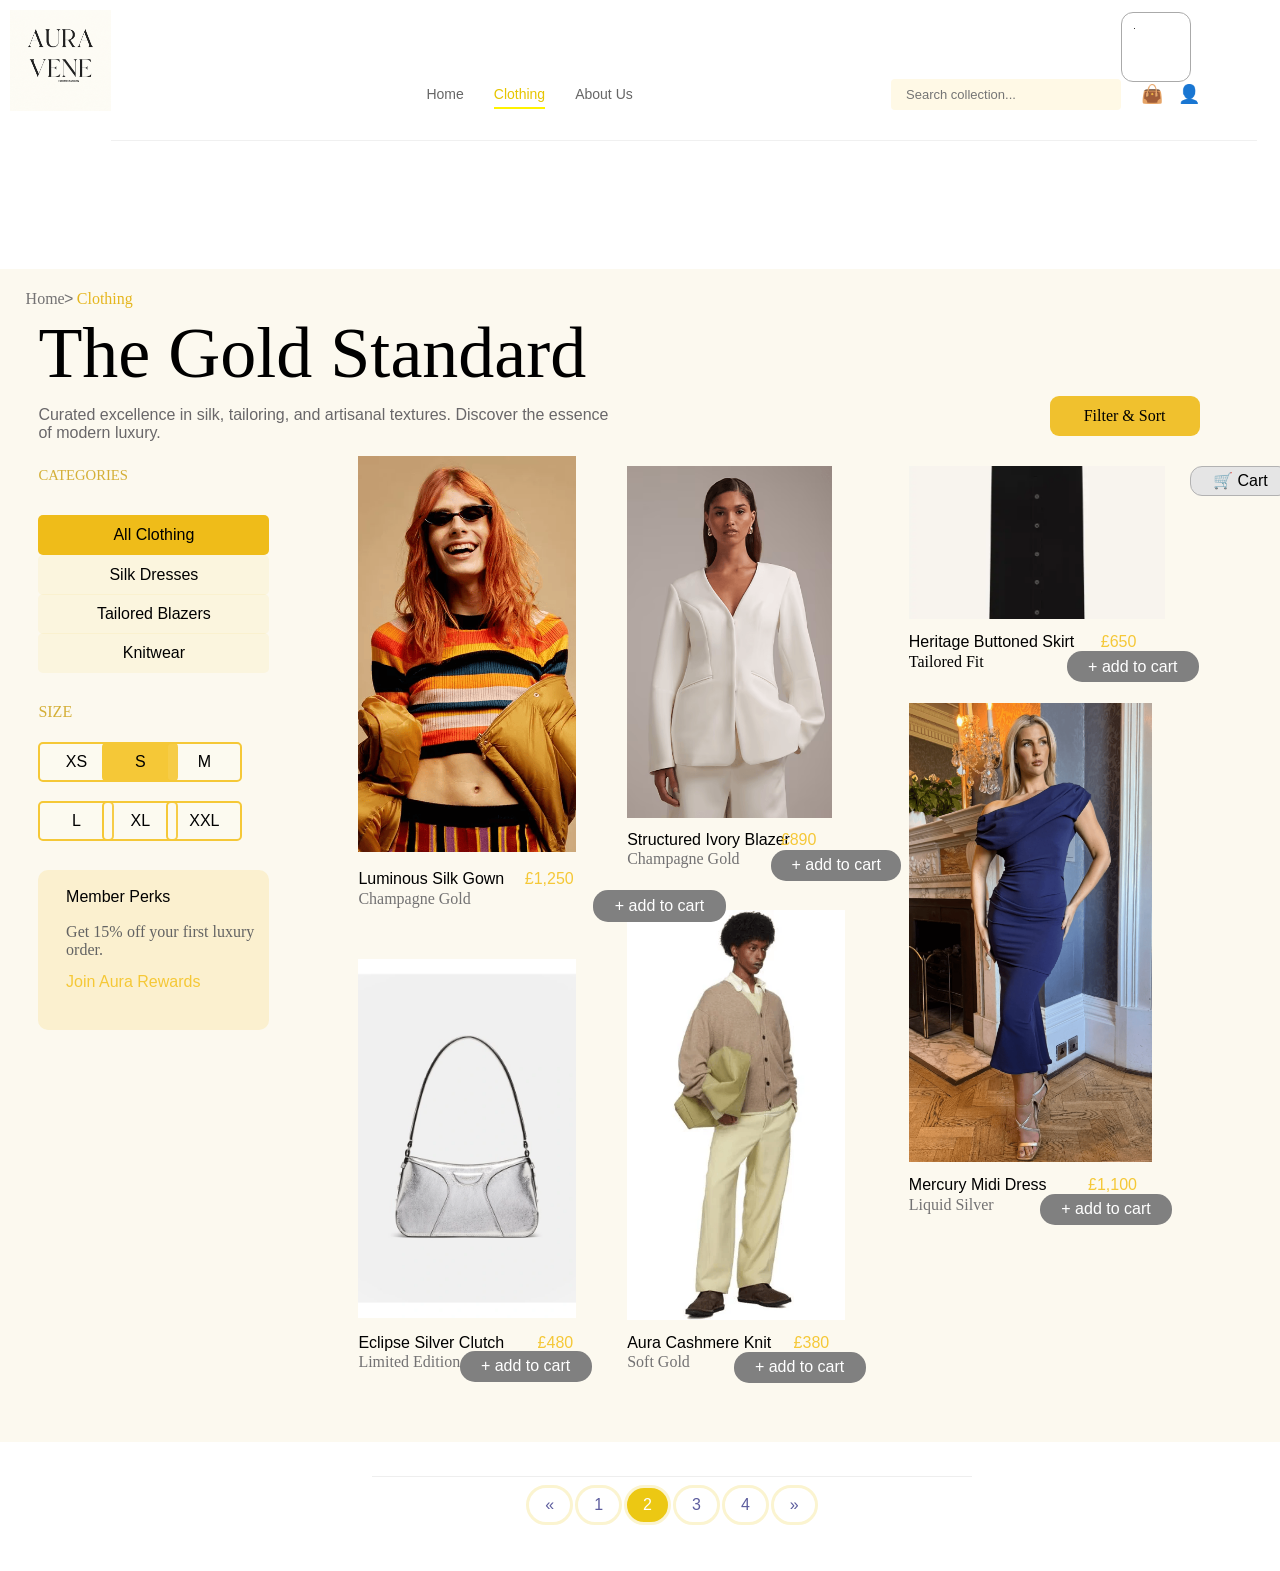
<file: clothing.html>
<!DOCTYPE html>
<html> 
<head>
	<meta charset="utf-8">
	<meta name="viewport" content="width=device-width, initial-scale=1">
	<meta name="generator" content="RocketCake">
	<title></title>
	<link rel="stylesheet" type="text/css" href="rc_images/rc_global.css?h=f842915f">
</head>
<body class="body_clothing_html">
<div class="textstyle1">
<div id="container_60dba8b2"><div id="container_60dba8b2_padding" ><div class="textstyle1"><img src="rc_images/luxe.gif" width="800" height="800" id="img_274cbdb6" alt="" title="" /><div id="html_218b9b00"><!-- RocketCake Friendly Navigation Menu -->
<style>
  .auravene-nav {
    display: flex;
    justify-content: space-between;
    align-items: center;
    padding: 30px 5%;
    background-color: #ffffff;
    font-family: 'Segoe UI', Tahoma, Geneva, Verdana, sans-serif;
    border-bottom: 1px solid #f0f0f0;
  }



  .nav-links {
    list-style: none;
    display: flex;
    margin: 0;
    padding: 0;
    gap: 30px;
  }

  .nav-links a {
    text-decoration: none;
    color: #666;
    font-size: 14px;
    padding-bottom: 5px;
    transition: 0.3s;
  }

  /* The yellow underline from your image */
  .nav-links a.active {
    color: #e6c500;
    border-bottom: 2px solid #fff200;
  }

  .nav-right {
    display: flex;
    align-items: center;
    gap: 20px;
  }

  .search-box {
    background-color: #fff9e6; /* Pale yellow search bar */
    border: none;
    padding: 8px 15px;
    border-radius: 4px;
    font-size: 13px;
    width: 200px;
    outline: none;
  }

  .nav-icons {
    display: flex;
    gap: 15px;
    font-size: 18px;
    cursor: pointer;
  }
</style>

<div class="auravene-nav">
  <div class="nav-logo"></div>

  <ul class="nav-links">
    <li><a href="index.html" >Home</a></li>
    <li><a href="Clothing.html" class="active" >Clothing</a></li>
    <li><a href="About_Us.html">About Us</a></li>
  </ul>

  <div class="nav-right">
    <input type="text" class="search-box" placeholder="Search collection...">
    <div class="nav-icons">
      <span>👜</span>
      <span>👤</span>
    </div>
  </div>
</div></div>
<div id="html_63efa2b7"><!DOCTYPE html>
<html lang="en">
<head>
<meta charset="UTF-8">
<title>My Website</title>
<meta name="viewport" content="width=device-width, initial-scale=1.0">

<style>

/* Reset basic */
body {
  margin: 0;
  font-family: Arial, sans-serif;
  background: #fffff;
}

/* Screen reader */
.sr-only {
  position: absolute;
  width: 1px;
  height: 1px;
  overflow: hidden;
}

/* BUTTON */
#menuBtn {
  width: 70px;
  height: 70px;
  background: white;
  border: 1px solid #aaa;
  border-radius: 12px;
  display: flex;
  flex-direction: column;
  padding: 12px;
  cursor: pointer;
  margin: 20px;
}

#menuBtn span {
  flex: 1;
  margin: 3px 0;
  background: #333;
  transition: 0.3s;
}

/* ANIMATION */
#menuBtn[aria-pressed="true"] span:nth-child(1) {
  transform: translateY(10px) rotate(45deg);
}

#menuBtn[aria-pressed="true"] span:nth-child(2) {
  opacity: 0;
}

#menuBtn[aria-pressed="true"] span:nth-child(3) {
  transform: translateY(-10px) rotate(-45deg);
}

/* MENU */
#menu {
  position: absolute;
  top: 100px;
  left: 20px;
  background: white;
  border: 1px solid #ccc;
  border-radius: 10px;
  padding: 10px;
  display: none;
  flex-direction: column;
  width: 160px;
}

#menu a {
  text-decoration: none;
  color: black;
  padding: 10px;
  border-radius: 6px;
}

#menu a:hover {
  background: #f2f2f2;
}

/* SHOW MENU */
#menuBtn[aria-pressed="true"] + #menu {
  display: flex;
}


</style>
</head>

<body>

<!-- MENU BUTTON -->
<button id="menuBtn" aria-pressed="false">
  <span></span>
  <span></span>
  <span></span>
  <span class="sr-only">Toggle Menu</span>
</button>

<!-- NAVIGATION -->
<nav id="menu">
  <a href="index.html">Home</a>
  <a href="clothing.html">Clothing</a>
  <a href="about_us.html">About Us</a>
</nav>



<script>
const btn = document.getElementById("menuBtn");

btn.addEventListener("click", () => {
  const isPressed = btn.getAttribute("aria-pressed") === "true";
  btn.setAttribute("aria-pressed", !isPressed);
});
</script>

</body>
</html></div>
</div>
<div style="clear:both"></div></div></div><div id="container_149e2e75"><div id="container_149e2e75_padding" ><div class="textstyle1">  <div id="text_6b0a0558">
    <div class="textstyle1">
      <span class="textstyle21">Home</span>
      </div>
    </div>
  <div id="text_7ecb5c5f">
    <div class="textstyle1">
      <span class="textstyle22">&gt;</span>
      </div>
    </div>
  <div id="text_3c70b732">
    <div class="textstyle1">
      <span class="textstyle23">Clothing</span>
      </div>
    </div>
  <div id="text_3b4af324">
    <div class="textstyle1">
      <span class="textstyle24">The Gold Standard</span>
      <div id="text_4789644e">
        <div class="textstyle1">
          <span class="textstyle25">Curated excellence in silk, tailoring, and artisanal textures. Discover the essence<br/>of modern luxury.</span>
          </div>
        </div>
      </div>
    </div>
  <div id="button_518754ee">
    <div class="vcenterstyle1"><div class="vcenterstyle2">      <div class="textstyle2">
        <span class="textstyle20">Filter &amp; Sort</span>
        </div>
      </div></div>
    </div>
</div>
<div style="clear:both"></div></div></div><div id="container_278a91bc"><div id="container_278a91bc_padding" ><div class="textstyle1">  <div id="text_3634b17a">
    <div class="textstyle1">
      <span class="textstyle26">CATEGORIES</span>
      </div>
    </div>
  <div id="button_1f58b967">
    <div class="vcenterstyle1"><div class="vcenterstyle2">      <div class="textstyle2">
        <span class="textstyle9">All Clothing</span>
        </div>
      </div></div>
    </div>
  <div id="text_50c906c2">
    <div class="textstyle1">
      <span class="textstyle11">SIZE</span>
      </div>
    </div>
  <div id="button_6df3d864">
    <div class="vcenterstyle1"><div class="vcenterstyle2">      <div class="textstyle2">
        <span class="textstyle27">XS<br/></span>
        </div>
      </div></div>
    </div>
  <div id="button_5c19d71c">
    <div class="vcenterstyle1"><div class="vcenterstyle2">      <div class="textstyle2">
        <span class="textstyle27">S<br/></span>
        </div>
      </div></div>
    </div>
  <div id="button_3a687b5a">
    <div class="vcenterstyle1"><div class="vcenterstyle2">      <div class="textstyle2">
        <span class="textstyle27">M<br/></span>
        </div>
      </div></div>
    </div>
  <div id="button_6f0ee363">
    <div class="vcenterstyle1"><div class="vcenterstyle2">      <div class="textstyle2">
        <span class="textstyle27">L<br/></span>
        </div>
      </div></div>
    </div>
  <div id="button_3c75d22f">
    <div class="vcenterstyle1"><div class="vcenterstyle2">      <div class="textstyle2">
        <span class="textstyle27">XL<br/></span>
        </div>
      </div></div>
    </div>
  <div id="button_1bb6b284">
    <div class="vcenterstyle1"><div class="vcenterstyle2">      <div class="textstyle2">
        <span class="textstyle27">XXL<br/></span>
        </div>
      </div></div>
    </div>
  <div id="button_3ecdb7db">
    <div class="vcenterstyle1"><div class="vcenterstyle2">      <div class="textstyle2">
        <span class="textstyle9">Silk Dresses</span>
        </div>
      </div></div>
    </div>
  <div id="button_1ce2b571">
    <div class="vcenterstyle1"><div class="vcenterstyle2">      <div class="textstyle2">
        <span class="textstyle9">Tailored Blazers</span>
        </div>
      </div></div>
    </div>
  <div id="button_28d8ef31">
    <div class="vcenterstyle1"><div class="vcenterstyle2">      <div class="textstyle2">
        <span class="textstyle9">Knitwear</span>
        </div>
      </div></div>
    </div>
  <div id="container_5fdec02b">
    <div id="container_5fdec02b_padding" >
      </div>
    </div>
  <div id="container_73249144">
    <div id="container_73249144_padding" >
      </div>
    </div>
  <div id="text_294a0ae8">
    <div class="textstyle1">
      <span class="textstyle9">Luminous Silk Gown</span>
      </div>
    </div>
  <div id="text_2b8ad0d3">
    <div class="textstyle1">
      <span class="textstyle9">Structured Ivory Blazer</span>
      <a href="javascript:addToCart('Product2');" style="text-decoration:none"><div id="button_3479b30e">
        <div class="vcenterstyle1"><div class="vcenterstyle2">          <div class="textstyle2">
            <span class="textstyle28">+ add to cart</span>
            </div>
          <div class="textstyle1">
            </div>
          </div></div>
        </div></a>
      </div>
    </div>
  <div id="text_1fc3bde7">
    <div class="textstyle1">
      <span class="textstyle9">Heritage Buttoned Skirt</span>
      <a href="javascript:addToCart('Product3');" style="text-decoration:none"><div id="button_c145133">
        <div class="vcenterstyle1"><div class="vcenterstyle2">          <div class="textstyle2">
            <span class="textstyle28">+ add to cart</span>
            </div>
          <div class="textstyle1">
            </div>
          </div></div>
        </div></a>
      </div>
    </div>
  <div id="text_29c6944a">
    <div class="textstyle1">
      <span class="textstyle18">Champagne Gold</span>
      </div>
    </div>
  <div id="text_61bd2509">
    <div class="textstyle1">
      <span class="textstyle18">Champagne Gold</span>
      </div>
    </div>
  <div id="text_3564bc16">
    <div class="textstyle1">
<span class="textstyle29">&#163;890</span><span class="textstyle27"><br/></span>      </div>
    </div>
  <div id="text_38d296dd">
    <div class="textstyle1">
      <span class="textstyle29">&#163;1,250</span>
      </div>
    </div>
  <div id="text_1b33dca6">
    <div class="textstyle1">
      <span class="textstyle20">Tailored Fit</span>
      </div>
    </div>
  <div id="container_33dab022">
    <div id="container_33dab022_padding" >
      </div>
    </div>
  <div id="container_232424b1">
    <div id="container_232424b1_padding" >
      </div>
    </div>
  <div id="container_409996f1">
    <div id="container_409996f1_padding" >
      </div>
    </div>
  <div id="text_28beb0ad">
    <div class="textstyle1">
      <span class="textstyle9">Eclipse Silver Clutch</span>
      </div>
    </div>
  <div id="text_62cf37c8">
    <div class="textstyle1">
      <span class="textstyle29">&#163;480</span>
      <a href="javascript:addToCart('Product4');" style="text-decoration:none"><div id="button_5f4e8a6d">
        <div class="vcenterstyle1"><div class="vcenterstyle2">          <div class="textstyle2">
            <span class="textstyle28">+ add to cart</span>
            </div>
          <div class="textstyle1">
            </div>
          </div></div>
        </div></a>
      </div>
    </div>
  <div id="text_49895880">
    <div class="textstyle1">
      <span class="textstyle9">Aura Cashmere Knit</span>
      </div>
    </div>
  <div id="text_4e5f1f5c">
    <div class="textstyle1">
      <span class="textstyle29">&#163;380</span>
      <a href="javascript:addToCart('Product5');" style="text-decoration:none"><div id="button_5b73ca9f">
        <div class="vcenterstyle1"><div class="vcenterstyle2">          <div class="textstyle2">
            <span class="textstyle28">+ add to cart</span>
            </div>
          <div class="textstyle1">
            </div>
          </div></div>
        </div></a>
      </div>
    </div>
  <div id="text_50c99fc5">
    <div class="textstyle1">
      <span class="textstyle29">&#163;650</span>
      </div>
    </div>
  <div id="text_38b56572">
    <div class="textstyle1">
      <span class="textstyle9">Mercury Midi Dress</span>
      </div>
    </div>
  <div id="text_1c84632b">
    <div class="textstyle1">
      <span class="textstyle18">Limited Edition</span>
      </div>
    </div>
  <div id="text_40c8368a">
    <div class="textstyle1">
      <span class="textstyle18">Soft Gold</span>
      </div>
    </div>
  <div id="text_b749fb5">
    <div class="textstyle1">
      <span class="textstyle29">&#163;1,100</span>
      <a href="javascript:addToCart('Product6');" style="text-decoration:none"><div id="button_94cf1da">
        <div class="vcenterstyle1"><div class="vcenterstyle2">          <div class="textstyle2">
            <span class="textstyle28">+ add to cart</span>
            </div>
          <div class="textstyle1">
            </div>
          </div></div>
        </div></a>
      </div>
    </div>
  <div id="text_4dd2eac8">
    <div class="textstyle1">
      <span class="textstyle18">Liquid Silver</span>
      </div>
    </div>
  <div id="button_50dff902">
    <div class="vcenterstyle1"><div class="vcenterstyle2">      <div class="textstyle1">
        <div id="text_c364c6a">
          <div class="textstyle1">
            <span class="textstyle30">Member Perks</span>
            </div>
          </div>
        <div id="text_540f65a5">
          <div class="textstyle1">
            <span class="textstyle31">Get </span>
            <span class="textstyle32">15%</span>
            <span class="textstyle31"> off your first luxury<br/>order.</span>
            </div>
          </div>
        <div id="text_1bf540d3">
          <div class="textstyle1">
            <span class="textstyle29">Join Aura Rewards</span>
            </div>
          </div>
        </div>
      </div></div>
    </div>
  <div id="container_5bfa6758">
    <div id="container_5bfa6758_padding" >
      </div>
    </div>
  <a href="javascript:addToCart('Product1');" style="text-decoration:none"><div id="button_4a51962e">
    <div class="vcenterstyle1"><div class="vcenterstyle2">      <div class="textstyle2">
        <span class="textstyle28">+ add to cart</span>
        </div>
      <div class="textstyle1">
        </div>
      </div></div>
    </div></a>
<button id="rcCartButton" class="rcCartButton"  style="font-size:12pt; font-family:Arial, Helvetica, sans-serif; color:#000000; box-sizing: border-box; border-radius: 12px; position:absolute; left:93%; top:1%; width:100px; height:30px; background-color:#E5E5E5; border: 1px solid #B2B2B2; " >&#128722; Cart</button><script>const rcCartProducts = [
{ productID: "product1", productName: "Luminous Silk Gown", price: 125000},
{ productID: "product2", productName: "Structured Ivory Blazer", price: 89000},
{ productID: "product3", productName: "Heritage Buttoned Skirt", price: 65000},
{ productID: "product4", productName: "Eclipse Silver Clutch", price: 48000},
{ productID: "product5", productName: "Aura Cashmere Knit", price: 38000},
{ productID: "product6", productName: "Mercury Midi Dress", price: 110000}];



// settings

const rcSettingCurrencySymbol 	= "£"; // "€"
const rcSettingSupportWhatsapp  = true; // true
const rcSettingSupportEmail		= true; // ;
const rcSettingHandleVAT		= true; // ;
const rcSettingVATIsInclusive	= true; // ;
const rcSettingVatPercentage	= 19; // 19;
const rcSettingWhatsappNr		= 436990000000000; // "436990000000000";

// strings 

let rcStringYourCartIsEmpty 	= "Your cart is empty.";
let rcStringTotalMoney 			= "Total";
let rcStringTotalMoneyShort 	= "for total";
let rcStringAnd			 		= "and";
let rcStringYourCart		 	= "Your cart";
let rcStringPlaceOrderString	= "Hello, I want place the following order:";
let rcStringPlaceOrderCaption 	= "New order";
let rcStringSendViaWhatsapp		= "Send via WhatsApp";
let rcStringSendViaEmail		= "Send via Email";
let rcStringYourEmailAdress 	= "Your email adress";
let rcStringYourName 			= "Your Name";
let rcStringCommentOptional 	= "Comment (optional)";
let rcStringContinueShopping 	= "Continue shopping";
let rcStringCheckout 			= "Checkout";
let rcStringCheckoutCaption		= "Checkout";
let rcStringCart 				= "\ud83d\uded2 Cart";
let rcStringVAT					= "VAT";
let rcStringIncluding			= "including";
let rcStringThanksOrderSent		= "Thank you! The order has been submitted!";


function rcAddCartElementsAndStyles()
{
	// set correct strings
	
	rcSetLanguage();
	
	
	// add elements
	
	// add cart button and badge
	
	 var cartButton = document.getElementById("rcCartButton");
	 if (!cartButton)
	 {
		cartButton = document.createElement("button");
		cartButton.id = "rcCartButton";	
		cartButton.innerText = rcStringCart; // "\ud83d\uded2 Cart";
document.body.appendChild(cartButton);
	}
	
	cartButton.onclick = function() { showCart(false); };
	
	
	var cartBadge = document.createElement("span");
	cartBadge.id = "rcCartBadge";	
	
	cartButton.appendChild(cartBadge);
	
	// cart modal block overlay
	
	var cartModelBlockOverlay = document.createElement("div");
	cartModelBlockOverlay.id = 'rcCartModelBlockOverlay';
	cartModelBlockOverlay.style.display = 'none';
	document.body.appendChild(cartModelBlockOverlay);
	
	// cart overlay
	
	var cartOverlay = document.createElement("div");
	cartOverlay.id = 'rcCartOverlay';
	cartOverlay.style.display = 'none';
	document.body.appendChild(cartOverlay);
	
	// cart checkout overlay
	
	var cartCheckoutOverlay = document.createElement("div");
	cartCheckoutOverlay.id = 'rcCheckoutOverlay';
	cartCheckoutOverlay.style.display = 'none';
	document.body.appendChild(cartCheckoutOverlay);	
	
	// cart communication overlay
	
	var cartCommunicationOverlay = document.createElement("div");
	cartCommunicationOverlay.id = 'rcCommunicationOverlay';
	cartCommunicationOverlay.style.display = 'none';
	document.body.appendChild(cartCommunicationOverlay);
	
	// Initialize badge on page load
	document.addEventListener("DOMContentLoaded", rcUpdateCartBadge);	
}


function rcSetLanguage() 
{
  var userLang = navigator.language.substring(0, 2);
  	
	switch(userLang)
	{
	case 'de':
		{
			rcStringYourCartIsEmpty     = "Ihr Warenkorb ist leer.";
			rcStringTotalMoney          = "Gesamtbetrag";
			rcStringTotalMoneyShort     = "für insgesamt";
			rcStringAnd                 = "und";
			rcStringYourCart            = "Ihr Warenkorb";
			rcStringPlaceOrderString    = "Hallo, ich möchte folgende Bestellung aufgeben:";
			rcStringPlaceOrderCaption   = "Neue Bestellung";
			rcStringSendViaWhatsapp     = "Über WhatsApp senden";
			rcStringSendViaEmail        = "Per E-Mail senden";
			rcStringYourEmailAdress     = "Ihre E-Mail-Adresse";
			rcStringYourName            = "Ihr Name";
			rcStringCommentOptional     = "Kommentar (optional)";
			rcStringContinueShopping    = "Weiter einkaufen";
			rcStringCheckout            = "Zur Kasse";
			rcStringCheckoutCaption     = "Kasse";
			rcStringCart                = "\ud83d\uded2 Warenkorb";
			rcStringVAT					= "USt.";
			rcStringIncluding			= "einschließlich";
			rcStringThanksOrderSent		= "Vielen Dank! Die Bestellung wurde aufgegeben!";
		}
		break;
	case 'it':
		{
			rcStringYourCartIsEmpty     = "Il tuo carrello è vuoto.";
            rcStringTotalMoney          = "Importo totale";
            rcStringTotalMoneyShort     = "per un totale di";
            rcStringAnd                 = "e";
            rcStringYourCart            = "Il tuo carrello";
			rcStringPlaceOrderString    = "Ciao, vorrei effettuare il seguente ordine:";
            rcStringPlaceOrderCaption   = "Nuovo ordine";
            rcStringSendViaWhatsapp     = "Invia tramite WhatsApp";
			rcStringSendViaEmail        = "Invia tramite e-mail";
            rcStringYourEmailAdress     = "Il tuo indirizzo e-mail";
            rcStringYourName            = "Il tuo nome";
            rcStringCommentOptional     = "Commento (facoltativo)";
			rcStringContinueShopping    = "Continua lo shopping";
            rcStringCheckout            = "Vai alla cassa";
            rcStringCheckoutCaption     = "Cassa";
            rcStringCart                = "\ud83d\uded2 Carrello";
			rcStringVAT					= "IVA";
			rcStringIncluding			= "incluso";
			rcStringThanksOrderSent		= "Grazie! L'ordine è stato inviato!";
		}
		break;
	case 'fr':
		{
			rcStringYourCartIsEmpty     = "Votre panier est vide." ;
			rcStringTotalMoney          = "Montant total" ;
			rcStringTotalMoneyShort     = "pour un total de" ;
			rcStringAnd                 = "et" ;
			rcStringYourCart            = "Votre panier" ;
			rcStringPlaceOrderString    = "Bonjour, je souhaite passer la commande suivante:" ;
			rcStringPlaceOrderCaption   = "Nouvelle commande" ;
			rcStringSendViaWhatsapp     = "Envoyer via WhatsApp" ;
			rcStringSendViaEmail        = "Envoyer par e-mail" ;
			rcStringYourEmailAdress     = "Votre adresse e-mail" ;
			rcStringYourName            = "Votre nom" ;
			rcStringCommentOptional     = "Commentaire (facultatif)" ;
			rcStringContinueShopping    = "Continuer vos achats" ;
			rcStringCheckout            = "Passer à la caisse" ;
			rcStringCheckoutCaption     = "Caisse" ;
			rcStringCart                = "\ud83d\uded2 Panier" ;
			rcStringVAT					= "TVA";
			rcStringIncluding			= "y compris";
			rcStringThanksOrderSent		= "Merci ! La commande a été envoyée !";
		}
		break;
	case 'es':
		{
			rcStringYourCartIsEmpty     = "Tu cesta está vacía.";
            rcStringTotalMoney          = "Importe total";
            rcStringTotalMoneyShort     = "por un total de";
            rcStringAnd                 = "y";
            rcStringYourCart            = "Tu cesta";
			rcStringPlaceOrderString    = "Hola, me gustaría realizar el siguiente pedido:";
            rcStringPlaceOrderCaption   = "Nuevo pedido";
            rcStringSendViaWhatsapp     = "Enviar por WhatsApp";
			rcStringSendViaEmail        = "Enviar por correo electrónico";
            rcStringYourEmailAdress     = "Su dirección de correo electrónico";
            rcStringYourName            = "Su nombre";
            rcStringCommentOptional     = "Comentario (opcional)";
			rcStringContinueShopping    = "Continuar comprando";
            rcStringCheckout            = "Ir a la caja";
            rcStringCheckoutCaption     = "Caja";
            rcStringCart                = "\ud83d\uded2 Carrito de la compra";
			rcStringVAT					= "IVA";
			rcStringIncluding			= "incluyendo";
			rcStringThanksOrderSent		= "¡Gracias! ¡El pedido ha sido enviado!";
		}
		break;
	case 'pl':
		{
			rcStringYourCartIsEmpty     = "Twój koszyk jest pusty.";
            rcStringTotalMoney          = "Całkowita kwota";
            rcStringTotalMoneyShort     = "za łączną kwotę";
            rcStringAnd                 = "i";
            rcStringYourCart            = "Twój koszyk";
			rcStringPlaceOrderString    = "Witam, chciałbym złożyć następujące zamówienie:";
            rcStringPlaceOrderCaption   = "Nowe zamówienie";
            rcStringSendViaWhatsapp     = "Wyślij przez WhatsApp";
			rcStringSendViaEmail        = "Wyślij e-mailem";
            rcStringYourEmailAdress     = "Twój adres e-mail";
            rcStringYourName            = "Twoje imię i nazwisko";
            rcStringCommentOptional     = "Komentarz (opcjonalnie)";
			rcStringContinueShopping    = "Kontynuuj zakupy";
            rcStringCheckout            = "Do kasy";
            rcStringCheckoutCaption     = "Kasa";
            rcStringCart                = "\ud83d\uded2 Koszyk";
			rcStringVAT					= "VAT";
			rcStringIncluding			= "w tym";
			rcStringThanksOrderSent		= "Dziękujemy! Zamówienie zostało złożone!";
		}
		break;
	}
}



function rcGetCart() 
{
  return JSON.parse(localStorage.getItem("rcCart")) || {};
}


function rcSaveCart(cart) 
{
   // Cart structure in localStorage
   // {
   // "P1": 1,
   // "P2": 2
   // }
   
  localStorage.setItem("rcCart", JSON.stringify(cart));
}


function addToCart(productID) 
{
  const cart = rcGetCart();
  let additionalMessage = '';
  
  productID = productID.toLowerCase();
  
  const product = rcCartProducts.find(p => p.productID === productID);
  
  if (!product)
	  additionalMessage = 'Product "' + productID + '" not found';
  else
  {
	cart[productID] = (cart[productID] || 0) + 1;
	rcSaveCart(cart);
    rcUpdateCartBadge();
  }
  
  showCart(false, additionalMessage);
}


function rcShowCartModelBlockOverlay(show)
{
	 const overlay = document.getElementById("rcCartModelBlockOverlay");
	 overlay.style.display = show ? "block" : "none";	
}


function showCart(noAnimation, additionalMessage = '') 
{
  const cart = rcGetCart();
  const overlay = document.getElementById("rcCartOverlay");

  let html = `<h2>${rcStringYourCart}</h2>`;
    
  html += "<button class=\"rcCartRoundButton rcCartCloseButton\" onclick=\"rcDismissOverlays();\">&#x00D7;</button>";
    
  if (additionalMessage != null && additionalMessage != '')
	  html += '<br/><br/><b>' + additionalMessage + '</b><br/><br/>';
  
  let totalMoney = 0;
  let totalProducts = 0;

  for (const productID in cart) 
  {
    const product = rcCartProducts.find(p => p.productID === productID);
	if (product == null) { console.log(productID + ' not found\n' ); continue; }
    const amount = cart[productID];
    const price = product.price * amount;
	
    totalMoney += price;
	totalProducts += 1;

    html += `
      <div>
        <strong>${amount} × ${product.productName} (${(product.price / 100).toFixed(2)} ${rcSettingCurrencySymbol})</strong>
        <span class="rcCartPriceSection">${(product.price * amount / 100).toFixed(2)} ${rcSettingCurrencySymbol}</span>
        <br>
        <button class="rcCartButton" onclick="rcUpdateCart('${productID}', 1)">+</button>
        <button class="rcCartButton" onclick="rcUpdateCart('${productID}', -1)">-</button>
        <button class="rcCartButton" onclick="rcUpdateCart('${productID}', 0)">&#x1F5D1;</button>
      </div>
      <hr>
    `;
  }
  
  if (totalProducts == 0)
  {
	html += "<br/>";
	html += rcStringYourCartIsEmpty; // "Your cart is empty";
	html += "<br/><br/><br/>";
  }
  
  // show vat if exclusive here
  
  if (rcSettingHandleVAT && !rcSettingVATIsInclusive)
  {
	  let vatPart = (totalMoney * (rcSettingVatPercentage / 100));
	  totalMoney += vatPart;
	  
	  html += `<p> <span class="rcCartPriceSection">${rcStringVAT}: ${(vatPart / 100).toFixed(2)} ${rcSettingCurrencySymbol}</span></p><br/>`;
  }
 

	// show total
	
  html += `
   <p> <span class="rcCartPriceSection"><strong>${rcStringTotalMoney}: ${(totalMoney / 100).toFixed(2)} ${rcSettingCurrencySymbol}</strong></span></p>`;
   
  // show vat if inclusive here
  
  if (rcSettingHandleVAT && rcSettingVATIsInclusive)
  {
	  let vatPart = totalMoney - (totalMoney / (1 + (rcSettingVatPercentage / 100)));
 
	  html += `<br/><p><span class="rcCartPriceSection">(${rcStringIncluding} ${rcSettingVatPercentage}% ${rcStringVAT} : ${(vatPart / 100).toFixed(2)} ${rcSettingCurrencySymbol})</span></p><br/>`;
  }
  
  // checkout buttons
  
   html += `<br/><br/>
    <button class="rcCartCheckoutButton" onclick="rcDismissOverlays()">${rcStringContinueShopping}</button>
  `;
  
  if (totalProducts > 0)
  {
	html += "<button class=\"rcCartCheckoutButton\" onclick=\"checkout(false)\">" + rcStringCheckout + "</button>\n";
  }
  else
	clearCart(); // in case any invalid items have been in the cart


  overlay.innerHTML = html;
  overlay.style.display = "block";
  
  if (!noAnimation)
  {
	overlay.classList.add('rcCartAnim');
	setTimeout( function() { overlay.classList.remove('rcCartAnim'); }, 500 );
  }
  
  rcShowCartModelBlockOverlay(true);
}


function rcDismissOverlays(cartoverlay=true, checkoutoverlay=true, communicationOverlay=true)
{
	rcShowCartModelBlockOverlay(false); 
	
	if (cartoverlay)
	{
		const overlay1 = document.getElementById("rcCartOverlay");
		
		if (overlay1)
			overlay1.style.display = 'none';
	}
	
	if (checkoutoverlay)
	{
		const overlay2 = document.getElementById("rcCheckoutOverlay");
	
		if (overlay2)
			overlay2.style.display = 'none';
	}
	
	if (communicationOverlay)
	{
		const overlay3 = document.getElementById("rcCommunicationOverlay");
	
		if (overlay3)
			overlay3.style.display = 'none';
	}	
}


function rcUpdateCart(productID, delta) 
{
  const cart = rcGetCart();

  if (delta === 0) 
    delete cart[productID];
  else
  {
    cart[productID] += delta;
    //if (cart[productID] <= 0) delete cart[productID];
	if (cart[productID] <= 0) cart[productID] = 1; // don't delete, set to 1
  }

  rcSaveCart(cart);
  rcUpdateCartBadge();
  showCart(true);
}


function checkout(noAnimation=false) 
{
	rcDismissOverlays(true, true, true);
	
	const overlay = document.getElementById("rcCheckoutOverlay");

	let html = '';
	
	html += "<button class=\"rcCartRoundButton rcCartCloseButton\" onclick=\"rcDismissOverlays();\">&#x00D7;</button>";
	
	html += "<button class=\"rcCartRoundButton\" onclick=\"rcDismissOverlays(); showCart();\">&#x2190;</button>&nbsp;&nbsp;";
	
	html += "<h2>" + rcStringCheckoutCaption + "</h2>";
	
	
	const cart = rcGetCart();
	const totalItems = Object.values(cart).reduce((sum, amount) => sum + amount, 0);
	
	
	
	if (totalItems <= 0)
	{
		html += "<br/><br/><br/>";
		html += rcStringYourCartIsEmpty; // "Your cart is empty";
		html += "<br/><br/><br/>";
	}
	else
	{	
		html += "<div class=\"rcCartOrderText\">&quot;" + rcGetOrderText(true) + "&quot;</div>";
	
		html += `
		<form id="rcSendOrderForm" onsubmit="return false">
		<table>
		<tr><td>${rcStringYourEmailAdress}:</td><td><input id="emailInput" name="emailInput" required></td></tr>
		<tr><td>${rcStringYourName}:</td><td><input id="nameInput" name="nameInput" required></td></tr>
		<tr><td>${rcStringCommentOptional}:</td><td><input id="commentInput" name="commentInput"></td></tr>
		</table>
		<br/>`

		html += `<div align="center">`;
		if (rcSettingSupportWhatsapp)
			html += `<button class="rcCartCheckoutButton" onclick="rcSendOrder('whatsapp')">${rcStringSendViaWhatsapp}</button>\n`;

		if (rcSettingSupportEmail)
			html += `<button class="rcCartCheckoutButton" onclick="rcSendOrder('email')">${rcStringSendViaEmail}</button>`;
		
		html += `</div>`;

		html += "</form>";
	}
  
	overlay.innerHTML = html;

	overlay.style.display = "block";
	rcShowCartModelBlockOverlay(true);

	if (!noAnimation)
	{
		overlay.classList.add('rcCartAnim');
		setTimeout( function() { overlay.classList.remove('rcCartAnim'); }, 500 );
	}
}


function rcGetOrderText(shortmsg, customerEmail, customerName, customerComment) 
{
  const cart = rcGetCart();
  
  let ordertext = '';
  
  if (shortmsg)
	ordertext += rcStringPlaceOrderString + "\n"; // Hello, I want place the following order: \n";
  else
	  ordertext += rcStringPlaceOrderCaption + " \n\n"; // New order: ;
  
  if (!shortmsg)
	ordertext += "Order Date: " + new Date().toLocaleString() + " \n\n";
       
  if (shortmsg)
  {
	  // generate text like
	  // "Hello, I want to buy 4 × Product 2 for 396.40 €"

	  const parts = [];
	  var totalMoney = 0;
	  for (const productID in cart) 
	  {
		const product = rcCartProducts.find(p => p.productID === productID);
		if (product)
		{
			const amount = cart[productID];
			
			parts.push(`${amount} × ${product.productName}`);
			
			const price = product.price * amount;
			
			totalMoney += price;
		}
	  }
	  
	  if (rcSettingHandleVAT && !rcSettingVATIsInclusive)
	  {
		  let vatPart = (totalMoney * (rcSettingVatPercentage / 100));
		  totalMoney += vatPart;
	  }

	  ordertext += parts.join(" " + rcStringAnd + " ");
	  
	  ordertext += " " + rcStringTotalMoneyShort + " " + ((totalMoney / 100).toFixed(2)) + " " + rcSettingCurrencySymbol;
  }
  else
  {
	  // generate longer order text 
	  
	  let nArticle = 0;
	  var totalMoney = 0;
	  
	  for (const productID in cart) 
	  {
		const product = rcCartProducts.find(p => p.productID === productID);	
		
		if (product)
		{	
			++nArticle;
			
			const amount = cart[productID];
			
			ordertext += nArticle + ") ";
			ordertext += product.productName;
			ordertext += " (" + ((product.price / 100).toFixed(2)) + " " + rcSettingCurrencySymbol + ")";
			ordertext += "\nQuantity: " + amount;
			ordertext += "\nPrice: " + (product.price / 100 * amount).toFixed(2) + rcSettingCurrencySymbol;
			ordertext += "\n\n";
			
			
			const price = product.price * amount;
			
			totalMoney += price;
		}
	  }
	  
	  if (rcSettingHandleVAT && !rcSettingVATIsInclusive)
	  {
		  // add exclusive vat 
		  let vatPart = (totalMoney * (rcSettingVatPercentage / 100));
		  totalMoney += vatPart;
		  
		  ordertext += `\n${rcStringVAT}: ${(vatPart / 100).toFixed(2)} ${rcSettingCurrencySymbol}\n\n`;
	  }
	  
	  if (rcSettingHandleVAT && rcSettingVATIsInclusive)
	  {
		  // print inclusive vat
		  let vatPart = (totalMoney * (rcSettingVatPercentage / 100));
	 
		  ordertext += `\n(${rcStringIncluding} ${rcSettingVatPercentage}% ${rcStringVAT} : ${(vatPart / 100).toFixed(2)} ${rcSettingCurrencySymbol})\n\n`;
	  }
		  
	  ordertext += rcStringTotalMoney + ": ";
	  ordertext += (totalMoney / 100).toFixed(2) + rcSettingCurrencySymbol + "\n";
  }
  
  ordertext += "\n";
  
  if (customerEmail != null && customerEmail != '')
	  ordertext += "\nEmail: " + customerEmail;
  
  if (customerName != null && customerName != '')
	  ordertext += "\nName: " + customerName;
  
  if (customerComment != null && customerComment != '')
	  ordertext += "\nComment: " + customerComment;
  
  
  return ordertext;
}


function rcUpdateRcCommunicationText(txt) 
{	
	var elm = document.getElementById("rcCartResultText");
	if (elm)
		elm.textContent = txt;
}


function rcSendOrder(method) 
{
  if (!document.getElementById("rcSendOrderForm").reportValidity())
	return;
	
  rcDismissOverlays();
  
  let customerEmail = document.getElementById("emailInput").value;
  let customerName = document.getElementById("nameInput").value;
  let customerComment = document.getElementById("commentInput").value;
  let ordertext = rcGetOrderText(method === "whatsapp", customerEmail, customerName, customerComment);
  
  const overlay = document.getElementById("rcCommunicationOverlay");
  var html = '';
   
  if (method === "email") 
  {
	html += '<div id="rcCartResultText">Sending request...</div>';
	html += "<button class=\"rcCartRoundButton rcCartCloseButton\" onclick=\"rcDismissOverlays();\">&#x00D7;</button>";
	
	rcShowCartModelBlockOverlay(true);
	overlay.innerHTML = html;
	overlay.style.display = "block";
  
	try
	{		
	  // send email
	  fetch("rcsimplecart_send.php", 
		{
			method: "POST",
			headers: {
						"Content-Type": "application/json"
					 },
			body: JSON.stringify({ message: ordertext })
		})
		  .then(response => 
		  {
			rcUpdateRcCommunicationText(rcStringThanksOrderSent);
			clearCart();
		  })
		  .catch((e) => 
		  {
				rcUpdateRcCommunicationText("Network error. (" + e + ")");
		  });
	}
	catch(e)
	{
		rcUpdateRcCommunicationText("Cannot contact server.");
	}
  }
  else
  if (method === "whatsapp")
  {
	  // send whatsapp
	  var txt = encodeURI(ordertext);
	  let url = "https://wa.me/" + rcSettingWhatsappNr + "?text=" + txt;
	  window.open(url);
  }
}



function clearCart()
{
  localStorage.removeItem("rcCart");
  rcUpdateCartBadge();
}



function rcUpdateCartBadge() 
{
  const cart = rcGetCart();
  const badge = document.getElementById("rcCartBadge");

  const totalItems = Object.values(cart)
    .reduce((sum, amount) => sum + amount, 0);

  if (totalItems > 0) 
  {
    badge.textContent = totalItems;
    badge.style.display = "inline-block";
  } 
  else
  {
    badge.style.display = "none";
  }
}


rcAddCartElementsAndStyles();
</script></div>
<div style="clear:both"></div></div></div><div id="container_7834793e"><div id="container_7834793e_padding" ><div class="textstyle1"><div id="html_21b57895"><nav aria-label="pagination">
  <ul class="pagination">
    <li>
      <a href="">
        <span aria-hidden="true">&laquo;</span>
        <span class="visuallyhidden">previous set of pages</span>
      </a>
    </li>
    <li>
      <a href=""><span class="visuallyhidden">page </span>1</a>
    </li>
    <li>
      <a href="" aria-current="page">
        <span class="visuallyhidden">page </span>2
      </a>
    </li>
    <li>
      <a href=""> <span class="visuallyhidden">page </span>3 </a>
    </li>
    <li>
      <a href=""> <span class="visuallyhidden">page </span>4 </a>
    </li>
    <li>
      <a href="">
        <span class="visuallyhidden">next set of pages</span
        ><span aria-hidden="true">&raquo;</span>
      </a>
    </li>
  </ul>
</nav>

<style>

.visuallyhidden {
  border: 0;
  clip: rect(0 0 0 0);
  height: auto;
  margin: 0;
  overflow: hidden;
  padding: 0;
  position: absolute;
  width: 1px;
  white-space: nowrap;
}

nav {
  border-top: 1px solid #eeeeee;
  margin-top: 1em;
  padding-top: 0.5em;
  font: 1.2em sans-serif #000000;

  display: flex;
  justify-content: center;
}

.pagination {
  list-style: none;
  margin: 0;
  padding: 0;
  display: flex;
}

.pagination li {
  margin: 0 1px;
}

.pagination a {
  display: block;
  padding: 0.5em 1em;
  border: 3px solid #FBF4D0;
  border-radius: 25px;
  text-decoration: none;
  color: black;
}

.pagination a[aria-current="page"] {
  background-color: #ECC813;
  color: white;
}

<style/></div>
</div>
<div style="clear:both"></div></div></div><div id="container_49b26a41"><div id="container_49b26a41_padding" ><div class="textstyle1"><div id="container_64589801"><div id="container_64589801_padding" ><div class="textstyle1">  <div id="text_52bab2b0">
    <div class="textstyle1">
      <span class="textstyle20">AURAVENE</span>
      </div>
    </div>
  <div id="text_33ab7473">
    <div class="textstyle1">
      <span class="textstyle18">Elevating the human spirit through refined craftsmanship and sustainable elegance.</span>
      </div>
    </div>
  <div id="text_6199f115">
    <div class="textstyle1">
      <span class="textstyle20">SHOP</span>
      </div>
    </div>
  <div id="text_32a9e224">
    <div class="textstyle1">
      <span class="textstyle20">ABOUT US</span>
      </div>
    </div>
  <div id="text_70e60e76">
    <div class="textstyle1">
      <span class="textstyle18">Home</span>
      </div>
    </div>
  <div id="text_78abf229">
    <div class="textstyle1">
      <span class="textstyle18">Clothing</span>
      </div>
    </div>
  <div id="text_12299969">
    <div class="textstyle1">
      <span class="textstyle18">About</span>
      <span class="textstyle20"> </span>
      <span class="textstyle18">Us</span>
      </div>
    </div>
  <div id="text_4a6c0c45">
    <div class="textstyle1">
      <span class="textstyle18">&#169; 2024 Auravene. All Rights Reserved.</span>
      </div>
    </div>
  <div id="text_407dcf45">
    <div class="textstyle1">
      <span class="textstyle18">Privacy Policy                     </span>
      </div>
    </div>
  <div id="text_78250f0d">
    <div class="textstyle1">
      <span class="textstyle18">Terms of Service</span>
      </div>
    </div>
</div>
<div style="clear:both"></div></div></div></div>
<div style="clear:both"></div></div></div>  </div>
</body>
</html>
</file>
<file: rc_images/rc_global.css>
h1, h2, h3 { margin:0; padding:0; font-weight:normal; font-style:normal; }
.body_index_html a { color:#5D5D9E; } 
.body_index_html a:visited { color:#5D5D9E; } 
.body_index_html a:active { color:#5C615E; } 
.body_index_html a:hover { color:#B2B3B4; } 
body.body_index_html  { background-color:#FFFFFF; padding:0;  margin: 0; }
.textstyle1 { text-align:left; }
#container_103b5c73 { vertical-align: top; position:relative; display: inline-block; width:100%; min-height:109px; background:none;  }
#container_103b5c73_padding { margin: 10px; display: block;  }
#html_20fbc2ca { position:absolute; left:16%; top:3%; width:68%; height:100px; background:none;  }
#img_59299990 { vertical-align: bottom; position:relative; display: inline-block; width:11%; background:none; height:auto;  }
#container_1a4e855 { vertical-align: top; position:relative; display: inline-block; width:100%; min-height:292px; background-color:#FFFFFF; background-image: url(../rc_images/440918f3_c930_4130_9591_971e415203f6.png); background-position:center center; background-size:cover;  }
#container_1a4e855_padding { margin: 10px; display: block;  }
#button_30cbec7a { position:absolute; left:52%; top:70%; width:150px; height:40px; background-color:rgba(255, 255, 255, 0.396078);  }
.vcenterstyle1 { display: table; width: 100%; height: 100%; }
.vcenterstyle2 { display: table-cell; vertical-align: middle; }
.textstyle2 { text-align:center; }
.textstyle3 { font-size:12pt; font-family:Candara, Optima, 'Noto Sans', source-sans-pro, sans-serif; color:#FFFFFF;  }
#text_6470dc24 { position:absolute; left:38%; top:19%; width:475px; height:139px; background:none;  }
.textstyle4 { font-size:44pt; font-family:'Times New Roman', Times, serif; color:#FFFFFF;  }
.textstyle5 { font-size:44pt; font-family:Arial, Helvetica, sans-serif; color:#FFFFFF;  }
#text_4a5a90a8 { position:absolute; left:43%; top:4%; background:none;  }
.textstyle6 { font-size:14pt; font-family:'Century Gothic', CenturyGothic, AppleGothic, sans-serif; color:#FFFFFF;  }
#button_65c54bdf { position:absolute; left:37%; top:70%; width:150px; height:40px; background-color:rgba(212, 175, 55, 0.898039);  }
.textstyle7 { font-size:12pt; font-family:'Times New Roman', Times, serif; color:#FFFFFF;  }
#container_6ce345d0 { vertical-align: top; position:relative; display: inline-block; width:100%; min-height:161px; background-color:#F5F4F5;  }
#container_6ce345d0_padding { margin: 10px; display: block;  }
#text_fb45d40 { position:absolute; left:80%; top:25%; width:174px; height:23px; background:none;  }
.textstyle8 { font-size:12pt; font-family:'Times New Roman', Times, serif; color:#000000;  }
#text_7adb11cf { position:absolute; left:3%; top:77%; background:none;  }
.textstyle9 { font-size:12pt; font-family:Candara, Optima, 'Noto Sans', source-sans-pro, sans-serif; color:#000000;  }
#text_68635472 { position:absolute; left:33%; top:77%; background:none;  }
#text_2cec8d25 { position:absolute; left:61%; top:77%; background:none;  }
#text_71297186 { position:absolute; left:84%; top:77%; width:175px; height:36px; background:none;  }
#text_e386fb8 { position:absolute; left:4%; top:14%; width:147px; height:10px; background:none;  }
#text_1265f3b4 { position:absolute; left:-1%; top:172%; width:162px; height:40px; background:none;  }
.textstyle10 { font-size:20pt; font-family:Candara, Optima, 'Noto Sans', source-sans-pro, sans-serif; color:#000000;  }
#text_124f33ff { position:absolute; left:3%; top:14%; width:222px; height:18px; background:none;  }
.textstyle11 { font-size:12pt; font-family:Baskerville, 'Baskerville Old Face', Garamond, 'Times New Roman', serif; color:#D4AF37;  }
#container_23870fe5 { vertical-align: top; position:relative; display: inline-block; width:100%; min-height:525px; background-color:rgba(212, 175, 55, 0.098039);  }
#container_23870fe5_padding { margin: 10px; display: block;  }
#container_300642e8 { position:absolute; left:57%; top:11%; width:30%; min-height:373px; background-color:#FFFFFF;  }
#container_300642e8_padding { margin: 10px; display: block;  }
#img_10bc54f8 { position:absolute; left:12%; top:3%; width:78%; background:none; height:auto;  }
#text_6c5b77d1 { position:absolute; left:6%; top:18%; background:none;  }
.textstyle12 { font-size:30pt; font-family:'Palatino Linotype', 'Book Antiqua3', Palatino, serif; color:#000000;  }
#text_2424bc03 { position:absolute; left:7%; top:4%; background:none;  }
#text_8294f55 { position:absolute; left:7%; top:43%; width:311px; height:36px; background:none;  }
#text_2257c8de { position:absolute; left:8%; top:68%; background:none;  }
.textstyle13 { font-size:12pt; font-family:'Palatino Linotype', 'Book Antiqua3', Palatino, serif; color:#000000;  }
#text_74337d4f { position:absolute; left:9%; top:75%; width:293px; height:18px; background:none;  }
.textstyle14 { font-size:11pt; font-family:Candara, Optima, 'Noto Sans', source-sans-pro, sans-serif; color:#000000;  }
#text_5ca6f556 { position:absolute; left:8%; top:80%; background:none;  }
#text_435f310d { position:absolute; left:9%; top:87%; background:none;  }
.textstyle15 { font-size:10pt; font-family:Candara, Optima, 'Noto Sans', source-sans-pro, sans-serif; color:#000000;  }
#container_3aab6ea4 { vertical-align: top; position:relative; display: inline-block; width:100%; min-height:269px; background-color:#E7E6E7; background: linear-gradient(to bottom, #C1C1C1, #E7E6E7);  }
#container_3aab6ea4_padding { margin: 10px; display: block;  }
#button_54009b10 { position:absolute; left:54%; top:40%; width:150px; height:40px; background-color:rgba(212, 175, 55, 0.898039);  }
#text_39f58953 { position:absolute; left:42%; top:10%; background:none;  }
.textstyle16 { font-size:15pt; font-family:'Segoe Print', 'Bradley Hand', Chilanka, TSCu_Comic, casual, cursive; color:#000000;  }
#text_6f123cbb { position:absolute; left:37%; top:60%; background:none;  }
.textstyle17 { font-size:10pt; font-family:Baskerville, 'Baskerville Old Face', Garamond, 'Times New Roman', serif; color:#737273;  }
.textstyle18 { font-size:12pt; font-family:Baskerville, 'Baskerville Old Face', Garamond, 'Times New Roman', serif; color:#737273;  }
#button_52c2f018 { position:absolute; left:40%; top:40%; width:222px; height:40px; background-color:rgba(212, 175, 55, 0.898039);  }
#button_5382d0f7 { position:absolute; left:38%; top:40%; width:244px; height:40px; background-color:#FFFFFF;  }
.textstyle19 { font-size:12pt; font-family:Candara, Optima, 'Noto Sans', source-sans-pro, sans-serif; color:#AFAFAF;  }
#container_68dc096 { vertical-align: top; position:relative; display: inline-block; width:100%; min-height:251px; background-color:#F5F4F5;  }
#container_68dc096_padding { margin: 10px; display: block;  }
#text_3c000d03 { position:absolute; left:9%; top:13%; background:none;  }
.textstyle20 { font-size:12pt; font-family:Baskerville, 'Baskerville Old Face', Garamond, 'Times New Roman', serif; color:#000000;  }
#text_7302d56d { position:absolute; left:9%; top:35%; width:246px; height:107px; background:none;  }
#text_56d2fcb6 { position:absolute; left:47%; top:13%; background:none;  }
#text_1ea2dbfe { position:absolute; left:81%; top:13%; background:none;  }
#text_74f6e22b { position:absolute; left:47%; top:35%; background:none;  }
#text_606e82ec { position:absolute; left:47%; top:45%; background:none;  }
#text_4cd541dc { position:absolute; left:81%; top:35%; background:none;  }
#text_192b9a7 { position:absolute; left:5%; top:78%; background:none;  }
#text_286f15fa { position:absolute; left:66%; top:78%; width:100px; height:25px; background:none;  }
#text_73277115 { position:absolute; left:84%; top:78%; width:133px; height:36px; background:none;  }
#html_466424f6 { position:absolute; left:86%; top:0%; width:10%; height:100px; background:none;  }
#container_9e8f6cb { vertical-align: top; position:relative; display: inline-block; width:100%; min-height:150px; background:none;  }
#container_9e8f6cb_padding { margin: 10px; display: block;  }
#html_7635e4ac { vertical-align: bottom; position:relative; display: inline-block; width:50%; height:100px; background:none;  }
.body_clothing_html a { color:#5D5D9E; } 
.body_clothing_html a:visited { color:#5D5D9E; } 
.body_clothing_html a:active { color:#5C615E; } 
.body_clothing_html a:hover { color:#B2B3B4; } 
#button_3479b30e { border-radius: 15px; position:absolute; left:144px; top:19px; width:130px; height:31px; background-color:#808080;  }
#button_3479b30e:hover { background-color:#7E89FF;  }
#button_3479b30e:hover span { color:#FFFFFF; }
#button_c145133 { border-radius: 15px; position:absolute; left:158px; top:18px; width:132px; height:31px; background-color:#808080;  }
#button_c145133:hover { background-color:#7E89FF;  }
#button_c145133:hover span { color:#FFFFFF; }
#button_5f4e8a6d { border-radius: 15px; position:absolute; left:-78px; top:17px; width:132px; height:31px; background-color:#808080;  }
#button_5f4e8a6d:hover { background-color:#7E89FF;  }
#button_5f4e8a6d:hover span { color:#FFFFFF; }
#button_5b73ca9f { border-radius: 15px; position:absolute; left:-60px; top:18px; width:132px; height:31px; background-color:#808080;  }
#button_5b73ca9f:hover { background-color:#7E89FF;  }
#button_5b73ca9f:hover span { color:#FFFFFF; }
#button_94cf1da { border-radius: 15px; position:absolute; left:-48px; top:18px; width:132px; height:31px; background-color:#808080;  }
#button_94cf1da:hover { background-color:#7E89FF;  }
#button_94cf1da:hover span { color:#FFFFFF; }
#button_4a51962e { border-radius: 15px; position:absolute; left:593px; top:434px; width:133px; height:32px; background-color:#808080;  }
#button_4a51962e:hover { background-color:#7E89FF;  }
#button_4a51962e:hover span { color:#FFFFFF; }
#rcCartModelBlockOverlay { position:fixed; background:#33333357; top: 0; left: 0; bottom: 0; right: 0; }
#rcCartBadge   { top:-5px; right:-5px; background:#858585; color:white; border-radius:50%; padding:2px 6px; font-size:12px; margin: 0px 0px 0px 5px; display:none; }
#rcCartOverlay, #rcCheckoutOverlay, #rcCommunicationOverlay  { z-index: 200; display: block; background-color: #ffffff; padding: 20px; box-shadow: 0px 0px 10px 5px rgba(0, 0, 0, 0.196078); position: fixed; top: 10%; left: 50%; transform: translate(-50%, 0%); width: min(400px, 90%); height: auto; font-family: "Gill Sans", "Gill Sans MT", Calibri, sans-serif; max-height: 80vh; overflow-y: scroll; }
#rcCartOverlay h2, #rcCheckoutOverlay h2 { display: inline-block; margin: 0px 10px 20px 0px }
.rcCartPriceSection { float: right; }
@keyframes rcCartAnimKeyframes { 0%  { opacity: 0.05; }	100% { opacity: 1; } } 
.rcCartAnim { animation-name:rcCartAnimKeyframes; animation-delay:0ms; animation-duration:500ms; animation-iteration-count:1; animation-timing-function:ease; animation-direction:normal; animation-fill-mode:none; }
.rcCartButton:hover { background-color: #c6c6c6 !important; color: #525252 !important; } 
.rcCartCheckoutButton { border-radius: 20px; border: none; background-color: #5262db; color: #ffffff; font-weight: normal; padding: 10px; } 
.rcCartCheckoutButton:hover { background-color: #7e89e1; color: #ffffff; } 
.rcCartRoundButton { min-height: 32px; min-width: 32px; border-radius:45px; font-size: 20px; border: none; color: #000000; text-decoration:none; background-color: #d6d6d6; display: inline; cursor: default; white-space: nowrap; display: inline-block; } 
.rcCartRoundButton:hover { color: #000000; background-color: #eeeeee; } 
.rcCartCloseButton { float: right; position: absolute; right: 2px; top: 4px; } 
.rcCartOrderText { background-color: #e3e3e3; margin: 10px; padding: 10px; } 
#rcCheckoutOverlay input { height: 25px; }
body.body_clothing_html  { background-color:#FFFFFF; padding:0;  margin: 0; }
#container_60dba8b2 { vertical-align: top; position:relative; display: inline-block; width:100%; min-height:269px; background:none;  }
#container_60dba8b2_padding { margin: 10px; display: block;  }
#img_274cbdb6 { vertical-align: bottom; position:relative; display: inline-block; width:8%; background:none; height:auto;  }
#html_218b9b00 { vertical-align: bottom; position:relative; display: inline-block; width:91%; height:62px; background:none;  }
#html_63efa2b7 { position:absolute; left:86%; top:-3%; width:3%; height:21px; background:none;  }
#container_149e2e75 { vertical-align: top; position:relative; display: inline-block; width:100%; min-height:187px; background-color:rgba(212, 175, 55, 0.078431);  }
#container_149e2e75_padding { margin: 10px; display: block;  }
#text_6b0a0558 { position:absolute; left:2%; top:11%; background:none;  }
.textstyle21 { font-size:12pt; font-family:'Times New Roman', Times, serif; color:#737273;  }
#text_7ecb5c5f { position:absolute; left:5%; top:11%; background:none;  }
.textstyle22 { font-size:12pt; font-family:Arial, Helvetica, sans-serif; color:#737273;  }
#text_3c70b732 { position:absolute; left:6%; top:11%; background:none;  }
.textstyle23 { font-size:12pt; font-family:'Times New Roman', Times, serif; color:#E5B61E;  }
#text_3b4af324 { position:absolute; left:3%; top:23%; width:626px; height:83px; background:none;  }
.textstyle24 { font-size:54pt; font-family:Baskerville, 'Baskerville Old Face', Garamond, 'Times New Roman', serif; color:#000000;  }
#text_4789644e { position:absolute; left:0%; top:113%; background:none;  }
.textstyle25 { font-size:12pt; font-family:Candara, Optima, 'Noto Sans', source-sans-pro, sans-serif; color:#696769;  }
#button_518754ee { border-radius: 9px; position:absolute; left:82%; top:68%; width:150px; height:40px; background-color:rgba(239, 188, 25, 0.898039);  }
#container_278a91bc { vertical-align: top; position:relative; display: inline-block; width:100%; min-height:986px; background-color:rgba(212, 175, 55, 0.078431);  }
#container_278a91bc_padding { margin: 10px; display: block;  }
#text_3634b17a { position:absolute; left:3%; top:1%; background:none;  }
.textstyle26 { font-size:11pt; font-family:Baskerville, 'Baskerville Old Face', Garamond, 'Times New Roman', serif; color:#D4AF37;  }
#button_1f58b967 { border-radius: 5px; position:absolute; left:3%; top:6%; width:231px; height:40px; background-color:#EFBC19;  }
#text_50c906c2 { position:absolute; left:3%; top:25%; background:none;  }
#button_6df3d864 { box-sizing: border-box; border-radius: 5px; position:absolute; left:3%; top:29%; width:76px; height:40px; background-color:rgba(255, 255, 255, 0.078431); border: 2px solid #F5C837;  }
.textstyle27 { font-size:12pt; font-family:Arial, Helvetica, sans-serif; color:#000000;  }
#button_5c19d71c { box-sizing: border-box; border-radius: 5px; position:absolute; left:8%; top:29%; width:76px; height:40px; background-color:#F5C837; border: 2px solid #F5C837;  }
#button_3a687b5a { box-sizing: border-box; border-radius: 5px; position:absolute; left:13%; top:29%; width:76px; height:40px; background-color:rgba(255, 255, 255, 0.078431); border: 2px solid #F5C837;  }
#button_6f0ee363 { box-sizing: border-box; border-radius: 5px; position:absolute; left:3%; top:35%; width:76px; height:40px; background-color:rgba(255, 255, 255, 0.078431); border: 2px solid #F5C837;  }
#button_3c75d22f { box-sizing: border-box; border-radius: 5px; position:absolute; left:8%; top:35%; width:76px; height:40px; background-color:rgba(255, 255, 255, 0.078431); border: 2px solid #F5C837;  }
#button_1bb6b284 { box-sizing: border-box; border-radius: 5px; position:absolute; left:13%; top:35%; width:76px; height:40px; background-color:rgba(255, 255, 255, 0.078431); border: 2px solid #F5C837;  }
#button_3ecdb7db { border-radius: 5px; position:absolute; left:3%; top:10%; width:231px; height:40px; background-color:rgba(239, 188, 25, 0.078431);  }
#button_1ce2b571 { border-radius: 5px; position:absolute; left:3%; top:14%; width:231px; height:40px; background-color:rgba(239, 188, 25, 0.078431);  }
#button_28d8ef31 { border-radius: 5px; position:absolute; left:3%; top:18%; width:231px; height:40px; background-color:rgba(239, 188, 25, 0.078431);  }
#container_5fdec02b { position:absolute; left:49%; top:1%; width:16%; min-height:352px; background-color:#FFFFFF; background-image: url(../rc_images/clothin_2.png); background-position:top center; background-size:cover;  }
#container_5fdec02b_padding { margin: 10px; display: block;  }
#container_73249144 { position:absolute; left:71%; top:1%; width:20%; min-height:153px; background-color:#FFFFFF; background-image: url(../rc_images/clothin_6.png); background-position:center right; background-size:cover;  }
#container_73249144_padding { margin: 10px; display: block;  }
#text_294a0ae8 { position:absolute; left:28%; top:42%; background:none;  }
#text_2b8ad0d3 { position:absolute; left:49%; top:38%; background:none;  }
.textstyle28 { font-size:12pt; font-family:Arial, Helvetica, sans-serif; color:#FFFFFF;  }
#text_1fc3bde7 { position:absolute; left:71%; top:18%; background:none;  }
#text_29c6944a { position:absolute; left:28%; top:44%; background:none;  }
#text_61bd2509 { position:absolute; left:49%; top:40%; background:none;  }
#text_3564bc16 { position:absolute; left:61%; top:38%; background:none;  }
.textstyle29 { font-size:12pt; font-family:Arial, Helvetica, sans-serif; color:#F5C837;  }
#text_38d296dd { position:absolute; left:41%; top:42%; background:none;  }
#text_1b33dca6 { position:absolute; left:71%; top:20%; background:none;  }
#container_33dab022 { position:absolute; left:71%; top:25%; width:19%; min-height:459px; background-color:#FFFFFF; background-image: url(../rc_images/clothin_3.png); background-position:top center; background-size:cover;  }
#container_33dab022_padding { margin: 10px; display: block;  }
#container_232424b1 { position:absolute; left:49%; top:46%; width:17%; min-height:410px; background-color:#FFFFFF; background-image: url(../rc_images/clothin_5.png); background-position:top center; background-size:cover;  }
#container_232424b1_padding { margin: 10px; display: block;  }
#container_409996f1 { position:absolute; left:28%; top:51%; width:17%; min-height:359px; background-color:#FFFFFF; background-image: url(../rc_images/clothin_4.png); background-position:top center; background-size:cover;  }
#container_409996f1_padding { margin: 10px; display: block;  }
#text_28beb0ad { position:absolute; left:28%; top:89%; background:none;  }
#text_62cf37c8 { position:absolute; left:42%; top:89%; background:none;  }
#text_49895880 { position:absolute; left:49%; top:89%; background:none;  }
#text_4e5f1f5c { position:absolute; left:62%; top:89%; background:none;  }
#text_50c99fc5 { position:absolute; left:86%; top:18%; background:none;  }
#text_38b56572 { position:absolute; left:71%; top:73%; background:none;  }
#text_1c84632b { position:absolute; left:28%; top:91%; background:none;  }
#text_40c8368a { position:absolute; left:49%; top:91%; background:none;  }
#text_b749fb5 { position:absolute; left:85%; top:73%; background:none;  }
#text_4dd2eac8 { position:absolute; left:71%; top:75%; background:none;  }
#button_50dff902 { border-radius: 10px; position:absolute; left:3%; top:42%; width:231px; height:160px; background-color:rgba(239, 188, 25, 0.14902);  }
#text_c364c6a { position:absolute; left:12%; top:11%; background:none;  }
.textstyle30 { font-size:12pt; font-family:Bahnschrift, 'DIN Alternate', 'Franklin Gothic Medium', sans-serif-condensed, sans-serif; color:#000000;  }
#text_540f65a5 { position:absolute; left:12%; top:33%; background:none;  }
.textstyle31 { font-size:12pt; font-family:Baskerville, 'Baskerville Old Face', Garamond, 'Times New Roman', serif; color:#636363;  }
.textstyle32 { font-size:12pt; font-family:'Times New Roman', Times, serif; color:#636363;  }
#text_1bf540d3 { position:absolute; left:12%; top:64%; background:none;  }
#container_5bfa6758 { position:absolute; left:28%; top:0%; width:17%; min-height:396px; background-color:#FFFFFF; background-image: url(../rc_images/clothin_png.png); background-position:center center; background-size:cover;  }
#container_5bfa6758_padding { margin: 10px; display: block;  }
#container_7834793e { vertical-align: top; position:relative; display: inline-block; width:100%; min-height:129px; background:none;  }
#container_7834793e_padding { margin: 10px; display: block;  }
#html_21b57895 { box-sizing: border-box; position:absolute; left:29%; top:13%; width:47%; height:100px; background-color:#FFFFFF; border: 1px solid #FFFFFF;  }
#container_49b26a41 { vertical-align: top; position:relative; display: inline-block; width:100%; min-height:150px; background:none;  }
#container_49b26a41_padding { margin: 10px; display: block;  }
#container_64589801 { vertical-align: top; position:relative; display: inline-block; width:100%; min-height:251px; background-color:#F5F4F5;  }
#container_64589801_padding { margin: 10px; display: block;  }
#text_52bab2b0 { position:absolute; left:9%; top:13%; background:none;  }
#text_33ab7473 { position:absolute; left:9%; top:35%; width:246px; height:107px; background:none;  }
#text_6199f115 { position:absolute; left:47%; top:13%; background:none;  }
#text_32a9e224 { position:absolute; left:81%; top:13%; background:none;  }
#text_70e60e76 { position:absolute; left:47%; top:35%; background:none;  }
#text_78abf229 { position:absolute; left:47%; top:45%; background:none;  }
#text_12299969 { position:absolute; left:81%; top:35%; background:none;  }
#text_4a6c0c45 { position:absolute; left:5%; top:78%; background:none;  }
#text_407dcf45 { position:absolute; left:66%; top:78%; width:100px; height:25px; background:none;  }
#text_78250f0d { position:absolute; left:84%; top:78%; width:133px; height:36px; background:none;  }
.body_about_us_html a { color:#5D5D9E; } 
.body_about_us_html a:visited { color:#5D5D9E; } 
.body_about_us_html a:active { color:#5C615E; } 
.body_about_us_html a:hover { color:#B2B3B4; } 
#button_105956d6 { vertical-align: bottom; position:relative; display: inline-block; width:200px; height:28px; background-color:#7F7F7F;  }
#button_105956d6:hover { background-color:#6E6E6E;  }
#button_105956d6:hover { color:#FFFFFF; }
body.body_about_us_html  { background-color:#FFFFFF; padding:0;  margin: 0; }
#img_52958ea5 { vertical-align: bottom; position:relative; display: inline-block; width:7%; background:none; height:auto;  }
#html_52562ad5 { vertical-align: bottom; position:relative; display: inline-block; width:91%; height:100px; background:none;  }
#container_759e08a { vertical-align: top; position:relative; display: inline-block; width:100%; min-height:343px; background-color:#FFFFFF;  }
#container_759e08a_padding { margin: 10px; display: block;  }
#text_7a480fa8 { position:absolute; left:46%; top:17%; background:none;  }
.textstyle33 { font-size:16pt; font-family:Baskerville, 'Baskerville Old Face', Garamond, 'Times New Roman', serif; color:#D4AF37;  }
#text_721fbbe0 { position:absolute; left:34%; top:32%; background:none;  }
.textstyle34 { font-size:44pt; font-family:Baskerville, 'Baskerville Old Face', Garamond, 'Times New Roman', serif; color:#000040;  }
#text_24539a3a { position:absolute; left:37%; top:65%; background:none;  }
.textstyle35 { font-size:15pt; font-family:Candara, Optima, 'Noto Sans', source-sans-pro, sans-serif; color:#808080; font-style:italic;  }
#container_75efadc6 { vertical-align: top; position:relative; display: inline-block; width:100%; min-height:901px; background:none;  }
#container_75efadc6_padding { margin: 10px; display: block;  }
#text_5640478c { position:absolute; left:8%; top:5%; background:none;  }
.textstyle36 { font-size:15pt; font-family:'Times New Roman', Times, serif; color:#D4AF37;  }
#text_76c03d5e { position:absolute; left:8%; top:15%; background:none;  }
.textstyle37 { font-size:12pt; font-family:Baskerville, 'Baskerville Old Face', Garamond, 'Times New Roman', serif; color:#808080;  }
#text_478d810d { position:absolute; left:8%; top:26%; background:none;  }
#text_5e6975ff { position:absolute; left:8%; top:39%; background:none;  }
.textstyle38 { font-size:15pt; font-family:Baskerville, 'Baskerville Old Face', Garamond, 'Times New Roman', serif; color:#F5C837;  }
#text_3ca701ed { position:absolute; left:21%; top:39%; background:none;  }
#text_8250a81 { position:absolute; left:8%; top:63%; background:none;  }
#text_593f5171 { position:absolute; left:21%; top:65%; background:none;  }
#container_367bebf6 { position:absolute; left:79%; top:4%; width:20%; min-height:364px; background-color:#CECECE; background-image: url(../rc_images/unnamed.png); background-position:top center; background-size:cover;  }
#container_367bebf6_padding { margin: 10px; display: block;  }
#container_18a53080 { position:absolute; left:51%; top:14%; width:20%; min-height:364px; background-color:#CECECE; background-image: url(../rc_images/tools_used_for_pattern_making_and_garment_construction_thumbnail.png); background-position:top left; background-size:cover;  }
#container_18a53080_padding { margin: 10px; display: block;  }
#container_283d0531 { position:absolute; left:79%; top:59%; width:20%; min-height:364px; background-color:#CECECE; background-image: url(../rc_images/unnamed__1_.png); background-position:top center; background-size:cover;  }
#container_283d0531_padding { margin: 10px; display: block;  }
#container_38dcaec { vertical-align: top; position:relative; display: inline-block; width:100%; min-height:728px; background-color:rgba(212, 175, 55, 0.078431);  }
#container_38dcaec_padding { margin: 10px; display: block;  }
#text_66675b11 { position:absolute; left:6%; top:9%; background:none;  }
.textstyle39 { font-size:20pt; font-family:Baskerville, 'Baskerville Old Face', Garamond, 'Times New Roman', serif; color:#000040;  }
#container_4902854c { position:absolute; left:6%; top:18%; width:23%; min-height:390px; background-color:#AFAFAF; background-image: url(../rc_images/unnamed__3_.png); background-position:top center; background-size:cover;  }
#container_4902854c_padding { margin: 10px; display: block;  }
#container_1001a78e { position:absolute; left:37%; top:18%; width:23%; min-height:390px; background-color:#808080; background-image: url(../rc_images/unnamed__2_.png); background-position:top center; background-size:cover;  }
#container_1001a78e_padding { margin: 10px; display: block;  }
#container_489b3d8 { position:absolute; left:70%; top:18%; width:23%; min-height:390px; background-color:#AFAFAF; background-image: url(../rc_images/unnamed__4_.png); background-position:top center; background-size:cover;  }
#container_489b3d8_padding { margin: 10px; display: block;  }
#text_50443472 { position:absolute; left:6%; top:75%; background:none;  }
.textstyle40 { font-size:13pt; font-family:Baskerville, 'Baskerville Old Face', Garamond, 'Times New Roman', serif; color:#000040;  }
#text_5937bf07 { position:absolute; left:37%; top:75%; background:none;  }
#text_5367cd03 { position:absolute; left:70%; top:75%; background:none;  }
#text_650abe15 { position:absolute; left:6%; top:79%; background:none;  }
.textstyle41 { font-size:13pt; font-family:'Times New Roman', Times, serif; color:#F5C837;  }
#text_53e9a3ab { position:absolute; left:6%; top:83%; background:none;  }
#text_4c63728e { position:absolute; left:37%; top:79%; background:none;  }
#text_1789df23 { position:absolute; left:37%; top:83%; background:none;  }
#text_5e11d928 { position:absolute; left:70%; top:79%; background:none;  }
#text_7107b4be { position:absolute; left:70%; top:83%; background:none;  }
#container_95f5da2 { vertical-align: top; position:relative; display: inline-block; width:100%; min-height:654px; background:none;  }
#container_95f5da2_padding { margin: 10px; display: block;  }
#text_4aba8bf3 { position:absolute; left:40%; top:4%; background:none;  }
.textstyle42 { font-size:22pt; font-family:Baskerville, 'Baskerville Old Face', Garamond, 'Times New Roman', serif; color:#000040; font-style:italic;  }
#text_7e041a8c { position:absolute; left:44%; top:10%; background:none;  }
.textstyle43 { font-size:11pt; font-family:'Times New Roman', Times, serif; color:#808080;  }
#container_1c6e0b8e { position:absolute; left:15%; top:23%; width:33%; min-height:454px; background-color:#232323; background-image: url(../rc_images/unnamed__5_.png); background-position:top left; background-size:cover;  }
#container_1c6e0b8e_padding { margin: 10px; display: block;  }
#container_3dbc5511 { position:absolute; left:49%; top:23%; width:19%; min-height:205px; background-color:#004040; background-image: url(../rc_images/unnamed__6_.png); background-position:center right; background-size:cover;  }
#container_3dbc5511_padding { margin: 10px; display: block;  }
#container_5be0ad15 { position:absolute; left:49%; top:56%; width:39%; min-height:237px; background-color:#000080; background-image: url(../rc_images/unnamed__8_.png); background-position:center center; background-size:cover;  }
#container_5be0ad15_padding { margin: 10px; display: block;  }
#container_52599920 { position:absolute; left:69%; top:23%; width:19%; min-height:204px; background-color:#8080FF; background-image: url(../rc_images/unnamed__7_.png); background-position:top center; background-size:cover;  }
#container_52599920_padding { margin: 10px; display: block;  }
#container_4a4b29ab { vertical-align: top; position:relative; display: inline-block; width:100%; min-height:461px; background-color:#333300;  }
#container_4a4b29ab_padding { margin: 10px; display: block;  }
#text_2823f0b8 { position:absolute; left:10%; top:30%; width:111px; height:25px; background:none;  }
.textstyle44 { font-size:20pt; font-family:Webdings; color:#D4AF37;  }
#text_6322fe62 { position:absolute; left:10%; top:40%; background:none;  }
.textstyle45 { font-size:18pt; font-family:Baskerville, 'Baskerville Old Face', Garamond, 'Times New Roman', serif; color:#FFFFFF; font-style:italic;  }
#text_6d2dd433 { position:absolute; left:42%; top:8%; background:none;  }
.textstyle46 { font-size:14pt; font-family:Baskerville, 'Baskerville Old Face', Garamond, 'Times New Roman', serif; color:#D4AF37;  }
#text_36e1e858 { position:absolute; left:65%; top:30%; width:111px; height:25px; background:none;  }
#text_6f510895 { position:absolute; left:65%; top:40%; background:none;  }
#text_34042f14 { position:absolute; left:10%; top:71%; background:none;  }
#text_2d65da9e { position:absolute; left:10%; top:77%; background:none;  }
.textstyle47 { font-size:12pt; font-family:Baskerville, 'Baskerville Old Face', Garamond, 'Times New Roman', serif; color:#AFAFAF;  }
#text_6598e7fb { position:absolute; left:65%; top:70%; background:none;  }
#text_7d48d734 { position:absolute; left:65%; top:77%; background:none;  }
#container_5ad1743c { vertical-align: top; position:relative; display: inline-block; width:100%; min-height:435px; background:none;  }
#container_5ad1743c_padding { margin: 10px; display: block;  }
#text_1d0e9860 { position:absolute; left:0%; top:0%; width:100%; height:100%; background:none;  }
#container_7446523 { vertical-align: top; position:relative; display: inline-block; width:80%; min-height:150px; background:none;  }
#container_7446523_padding { margin: 10px; display: block;  }
#label_594abb12 { vertical-align: bottom; position:relative; display: inline-block; background:none; font-size:12pt; font-family:Arial, Helvetica, sans-serif; color:#000000; text-align:left;  }
#edit_2218d2b4 { box-sizing: border-box; vertical-align: bottom; position:relative; display: inline-block; float:right; width:60%; height:30px; background-color:#FFFFFF; border: 1px solid #A0A0A0; font-size:12pt; font-family:Arial, Helvetica, sans-serif; color:#000000;  }
#label_3d782f09 { vertical-align: bottom; position:relative; display: inline-block; background:none; font-size:12pt; font-family:Arial, Helvetica, sans-serif; color:#000000; text-align:left;  }
#edit_7e4f3457 { box-sizing: border-box; vertical-align: bottom; position:relative; display: inline-block; float:right; width:60%; height:30px; background-color:#FFFFFF; border: 1px solid #A0A0A0; font-size:12pt; font-family:Arial, Helvetica, sans-serif; color:#000000;  }
#edit_8033757 { box-sizing: border-box; vertical-align: bottom; position:relative; display: inline-block; float:right; width:80%; height:92px; background-color:#FFFFFF; border: 1px solid #A0A0A0; font-size:12pt; font-family:Arial, Helvetica, sans-serif; color:#000000;  }
#label_741b1441 { vertical-align: bottom; position:relative; display: inline-block; background:none; font-size:12pt; font-family:Arial, Helvetica, sans-serif; color:#000000; text-align:left;  }
#button_105956d6 { vertical-align: bottom; position:relative; display: inline-block; width:200px; height:28px; background-color:#7F7F7F; font-size:12pt; font-family:Arial, Helvetica, sans-serif; color:#000000;  }
#container_15f9c727 { vertical-align: top; position:relative; display: inline-block; width:100%; min-height:251px; background-color:#F5F4F5;  }
#container_15f9c727_padding { margin: 10px; display: block;  }
#text_1b166e26 { position:absolute; left:9%; top:13%; background:none;  }
#text_4a065c39 { position:absolute; left:8%; top:35%; width:332px; height:107px; background:none;  }
#text_322e3c6f { position:absolute; left:47%; top:13%; background:none;  }
#text_353a5805 { position:absolute; left:78%; top:13%; background:none;  }
#text_71fbe97c { position:absolute; left:47%; top:35%; background:none;  }
#text_80e4e6e { position:absolute; left:47%; top:45%; background:none;  }
#text_e90d421 { position:absolute; left:78%; top:32%; width:219px; height:36px; background:none;  }
#text_5af44f54 { position:absolute; left:42%; top:87%; background:none;  }
#text_efa682 { position:absolute; left:47%; top:55%; background:none;  }
#button_2cec44a1 { position:absolute; left:85%; top:54%; width:150px; height:40px; background-color:rgba(212, 175, 55, 0.898039);  }
#button_18a8c6ca { position:absolute; left:73%; top:54%; width:194px; height:40px; background-color:#FFFFFF;  }
#html_1809c9fc { position:absolute; left:87%; top:0%; width:10%; height:100px; background:none;  }
.body_untitledpage_html a { color:#5D5D9E; } 
.body_untitledpage_html a:visited { color:#5D5D9E; } 
.body_untitledpage_html a:active { color:#5C615E; } 
.body_untitledpage_html a:hover { color:#B2B3B4; } 
body.body_untitledpage_html  { background-color:#FFFFFF; padding:0;  margin: 0; }
#html_7b158426 { vertical-align: bottom; position:relative; display: inline-block; width:13%; height:100px; background:none;  }
#html_743390a2 { box-sizing: border-box; position:absolute; left:37%; top:33%; width:50%; height:100px; background-color:#E5E5E5; border: 1px solid #A0A0A0;  }
#html_14f6314d { box-sizing: border-box; vertical-align: bottom; position:relative; display: inline-block; width:50%; height:100px; background-color:#E5E5E5; border: 1px solid #A0A0A0;  }
</file>
